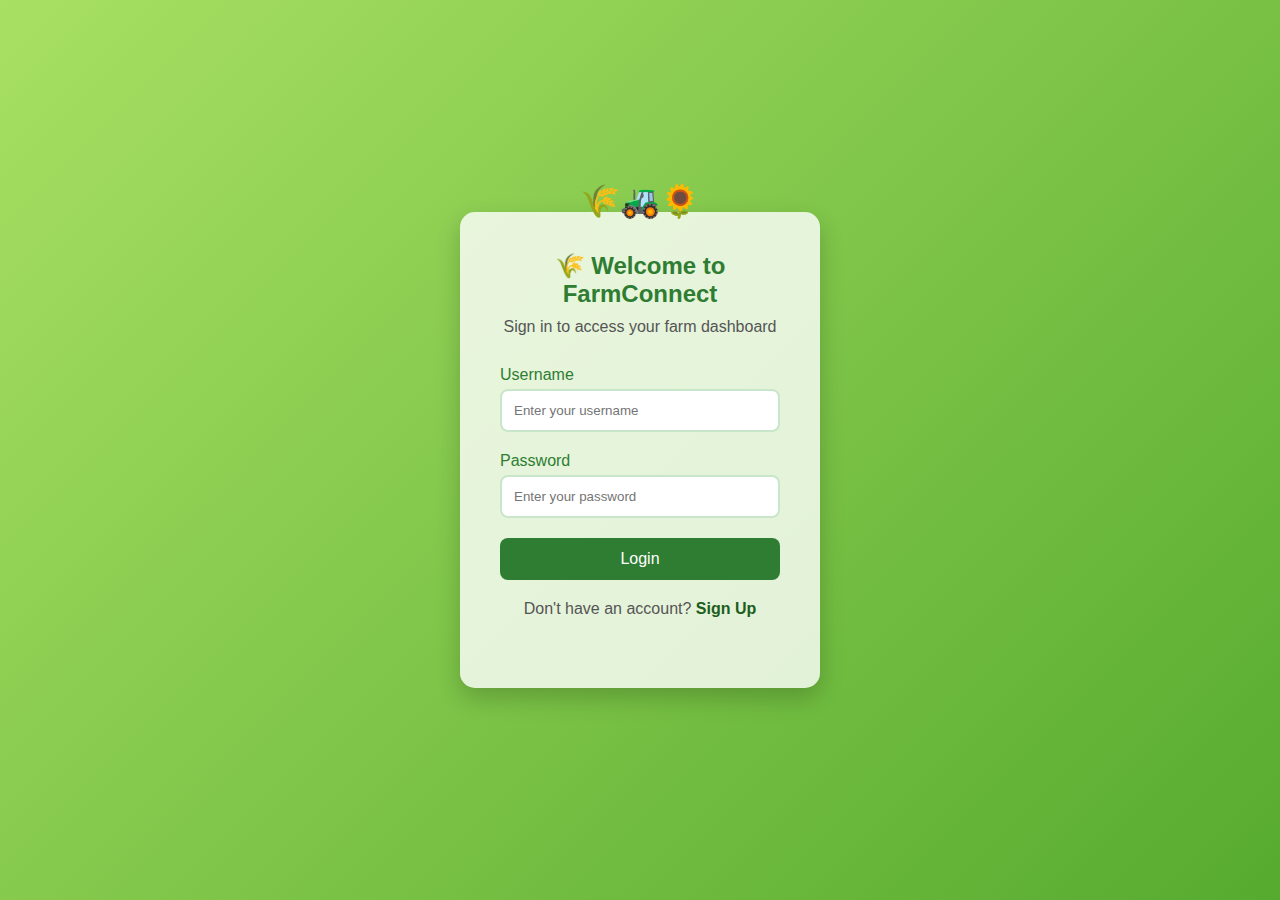
<file: index.html>
<!DOCTYPE html>
<html lang="en">
<head>
<meta charset="UTF-8">
<meta name="viewport" content="width=device-width, initial-scale=1.0">
<title>AgroReview</title>
<link rel="stylesheet" href="style.css">
</head>
<body>

<nav class="nav">
  <div class="logo">🌾 AgroReview</div>
  <div class="nav-links">
    <a href="index.html">Review</a>
    <a href="contact.html">Contact</a>
    <button onclick="logout()">Logout</button>
  </div>
</nav>

<header class="hero">
  <h1>Future of Farm Reviews</h1>
  <p>Rate machines & services with trust</p>
</header>

<main class="app">

<section>
<h3>Select Equipment</h3>
<div class="grid">
  <div class="card" data-eq="Tractor">🚜 Tractor<span>✔</span></div>
  <div class="card" data-eq="Harvester">🌾 Harvester<span>✔</span></div>
  <div class="card" data-eq="Sprayer">💧 Sprayer<span>✔</span></div>
  <div class="card" data-eq="Repair">🔧 Repair<span>✔</span></div>
</div>
</section>

<section>
<h3>Your Rating</h3>
<div class="stars">
  <span data-star="1">★</span>
  <span data-star="2">★</span>
  <span data-star="3">★</span>
  <span data-star="4">★</span>
  <span data-star="5">★</span>
</div>
</section>

<section>
<h3>Write Review</h3>
<textarea id="review" placeholder="How was the service, machine condition, timing…"></textarea>
</section>

<section>
<h3>Add Images</h3>
<input type="file" id="images" multiple accept="image/*">
</section>

</main>

<button class="fab" id="submit">Submit Review</button>

<script src="app.js"></script>
<script>
if(localStorage.getItem("loggedIn")!=="true")location.href="login.html";
function logout(){localStorage.removeItem("loggedIn");location.href="login.html";}
</script>

</body>
</html>
</file>
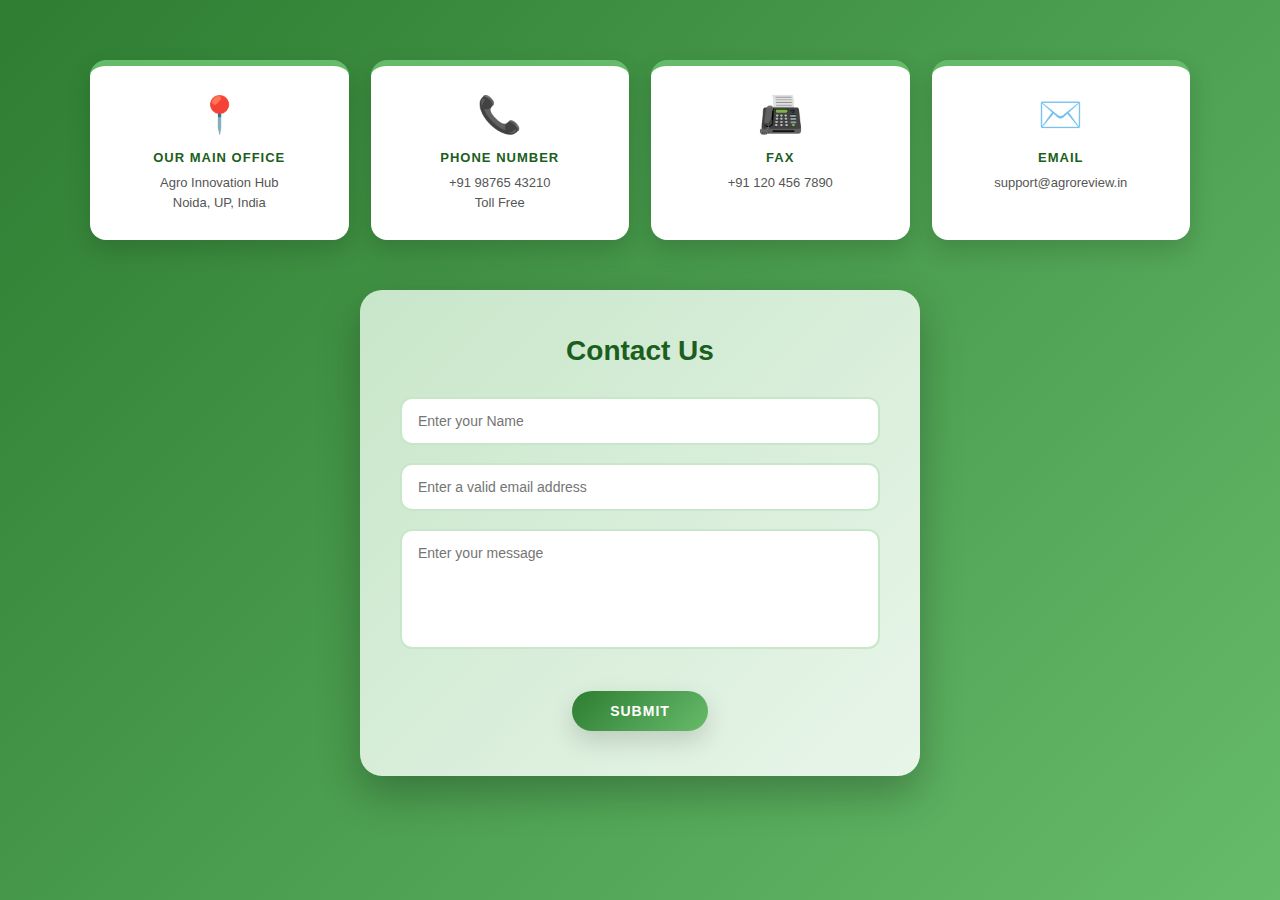
<file: contact.html>
<!DOCTYPE html>
<html lang="en">
<head>
  <meta charset="UTF-8" />
  <meta name="viewport" content="width=device-width, initial-scale=1.0"/>
  <title>Contact Us</title>
  <link rel="stylesheet" href="contact.css">
</head>
<body>

<div class="page">

  <!-- TOP INFO CARDS -->
  <div class="info-cards">

    <div class="info-card">
      <div class="icon">📍</div>
      <h4>OUR MAIN OFFICE</h4>
      <p>Agro Innovation Hub<br>Noida, UP, India</p>
    </div>

    <div class="info-card">
      <div class="icon">📞</div>
      <h4>PHONE NUMBER</h4>
      <p>+91 98765 43210<br>Toll Free</p>
    </div>

    <div class="info-card">
      <div class="icon">📠</div>
      <h4>FAX</h4>
      <p>+91 120 456 7890</p>
    </div>

    <div class="info-card">
      <div class="icon">✉️</div>
      <h4>EMAIL</h4>
      <p>support@agroreview.in</p>
    </div>

  </div>

  <!-- CONTACT FORM -->
  <div class="contact-box">
    <h2>Contact Us</h2>

    <input type="text" placeholder="Enter your Name">
    <input type="email" placeholder="Enter a valid email address">
    <textarea placeholder="Enter your message"></textarea>

    <button>SUBMIT</button>
  </div>

</div>

</body>
</html>
</file>
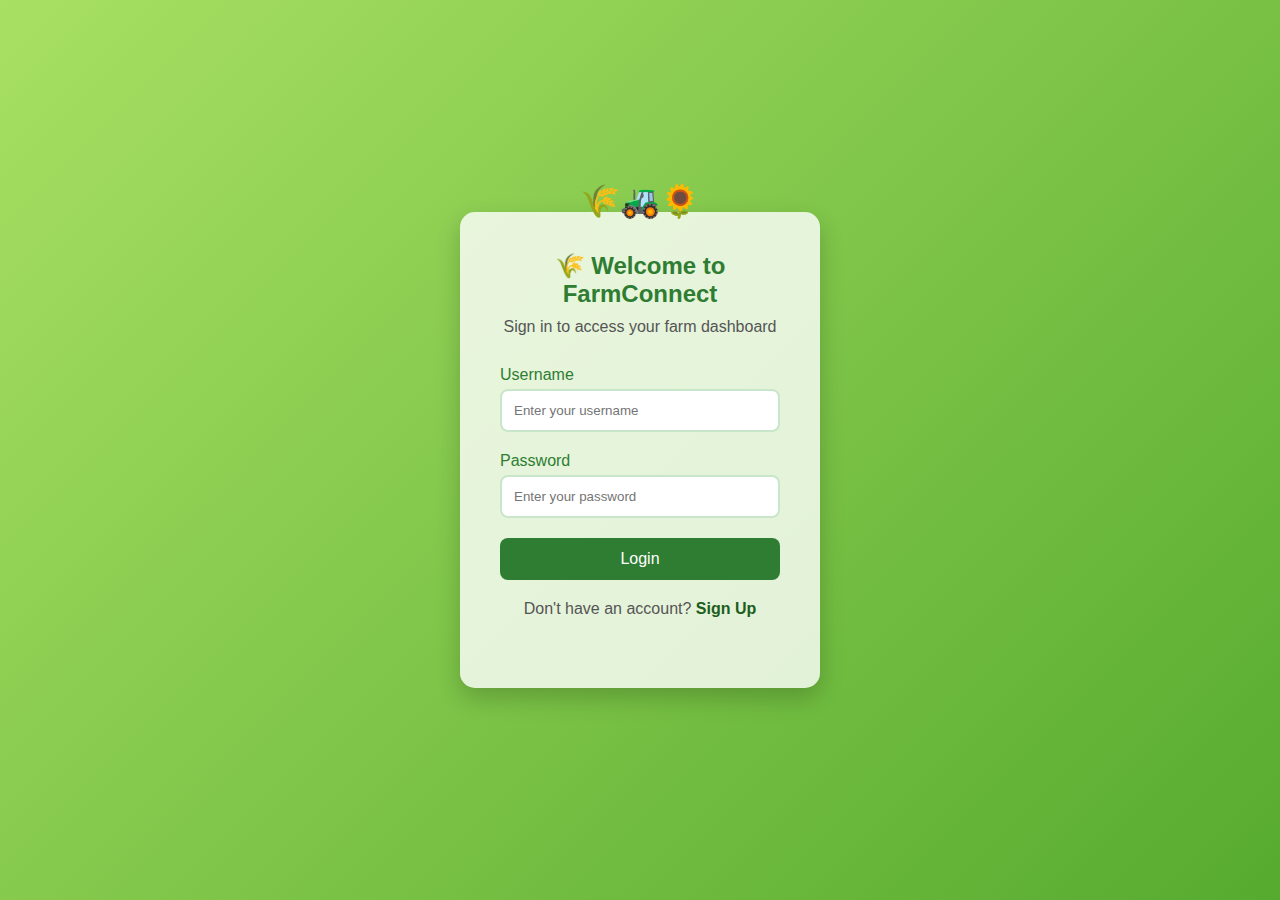
<file: login.html>
<!DOCTYPE html>
<html lang="en">
<head>
<meta charset="UTF-8">
<meta name="viewport" content="width=device-width, initial-scale=1.0">
<title>Farm Login - AgroReview</title>
<link rel="stylesheet" href="login.css">
</head>
<body>

<div class="login-container">
    <div class="login-card">
        <h2>🌾 Welcome to FarmConnect</h2>
        <p>Sign in to access your farm dashboard</p>

        <form id="loginForm">
            <div class="input-group">
                <label for="username">Username</label>
                <input type="text" id="username" placeholder="Enter your username" required>
            </div>
            <div class="input-group">
                <label for="password">Password</label>
                <input type="password" id="password" placeholder="Enter your password" required>
            </div>
            <button type="submit" class="login-btn">Login</button>
        </form>

        <p class="signup-text">
            Don't have an account? <a href="signup.html">Sign Up</a>
        </p>
    </div>
</div>

<script src="login.js"></script>
</body>
</html>
</file>
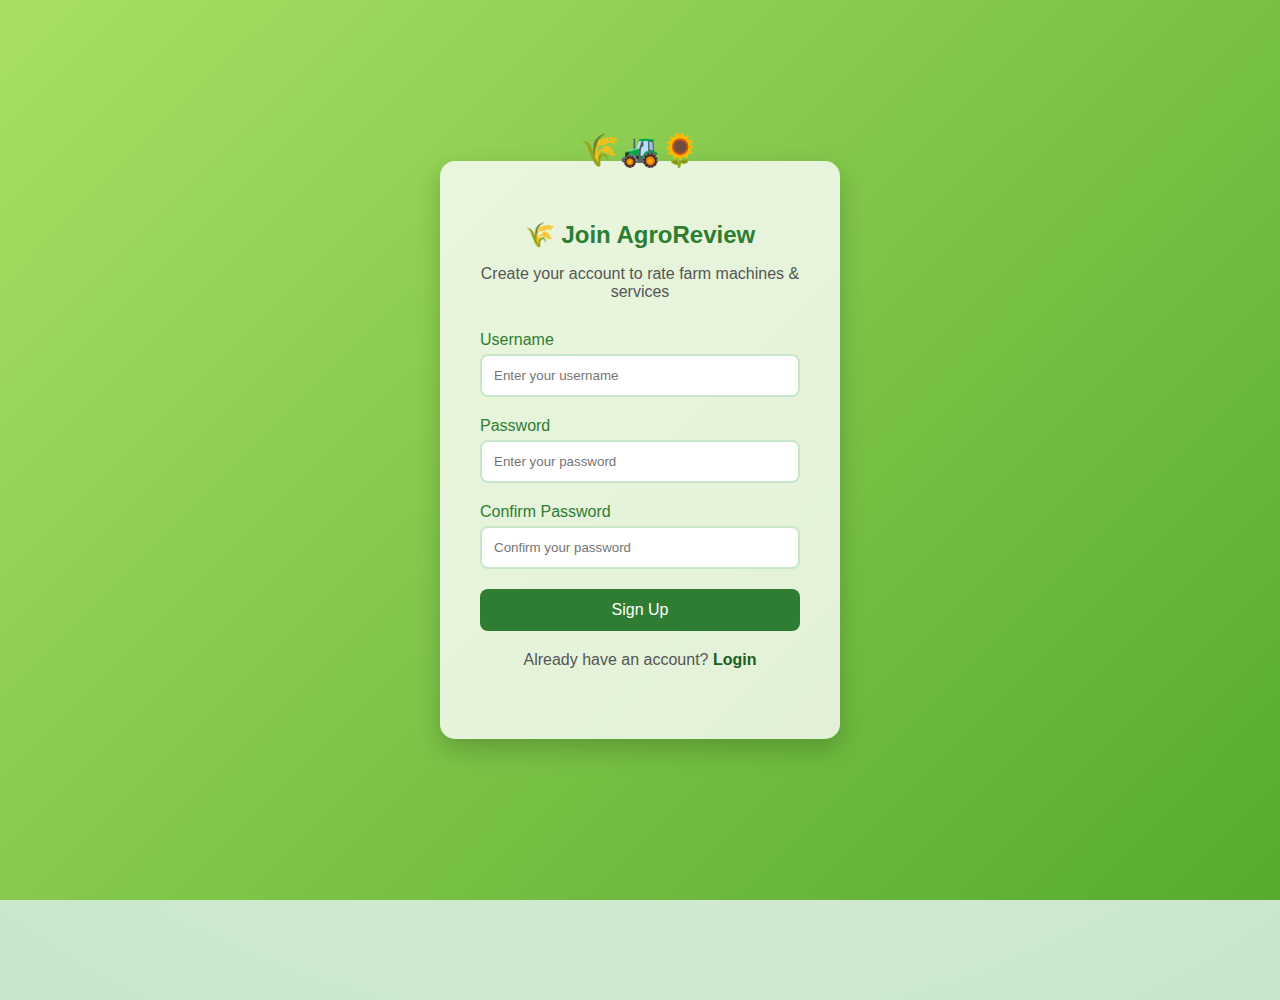
<file: signup.html>
<!DOCTYPE html>
<html lang="en">
<head>
<meta charset="UTF-8">
<meta name="viewport" content="width=device-width, initial-scale=1.0">
<title>Sign Up - AgroReview</title>
<link rel="stylesheet" href="style.css">
</head>
<body>

<div class="login-container">
    <div class="login-card">
        <h2>🌾 Join AgroReview</h2>
        <p>Create your account to rate farm machines & services</p>
        <form id="signupForm">
            <div class="input-group">
                <label for="username">Username</label>
                <input type="text" id="username" placeholder="Enter your username" required>
            </div>
            <div class="input-group">
                <label for="password">Password</label>
                <input type="password" id="password" placeholder="Enter your password" required>
            </div>
            <div class="input-group">
                <label for="confirmPassword">Confirm Password</label>
                <input type="password" id="confirmPassword" placeholder="Confirm your password" required>
            </div>
            <button type="submit" class="login-btn">Sign Up</button>
        </form>
        <p class="signup-text">Already have an account? <a href="login.html">Login</a></p>
    </div>
</div>

<script src="signup.js"></script>
</body>
</html>
</file>
<file: style.css>
*{box-sizing:border-box;font-family:'Segoe UI',sans-serif}
body{
  margin:0;
  background:radial-gradient(circle at top,#e8f5e9,#c8e6c9);
  color:#1b5e20;
  padding-bottom:100px;
}

/* NAV */
.nav{
  display:flex;
  justify-content:space-between;
  align-items:center;
  padding:14px 18px;
  background:rgba(27,94,32,.85);
  backdrop-filter:blur(10px);
  color:#fff;
}
.nav a{color:#fff;margin-right:12px;text-decoration:none}
.nav button{
  background:#a5d6a7;border:none;padding:6px 12px;border-radius:20px;
}

/* HERO */
.hero{
  padding:30px 20px;
  text-align:center;
}
.hero h1{font-size:26px}
.hero p{opacity:.8}

.app{padding:20px}
section{margin-bottom:26px}
h3{margin-bottom:12px}


.grid{
  display:grid;
  grid-template-columns:1fr 1fr;
  gap:14px;
}

.card{
  position:relative;
  background:rgba(255,255,255,.7);
  backdrop-filter:blur(8px);
  border-radius:20px;
  padding:20px;
  text-align:center;
  box-shadow:0 10px 25px rgba(0,0,0,.12);
  cursor:pointer;
  transition:.3s;
}
.card:hover{transform:translateY(-4px)}
.card span{
  position:absolute;
  top:10px;right:12px;
  background:#2e7d32;color:#fff;
  padding:3px 6px;border-radius:50%;
  display:none;
}
.card.selected{
  outline:3px dashed #2e7d32;
  background:#e8f5e9;
}
.card.selected span{display:block}


.stars span{
  font-size:34px;
  color:#aed581;
  cursor:pointer;
  transition:.2s;
}
.stars span.active{
  color:#ffeb3b;
  text-shadow:0 0 10px #ffeb3b;
}


textarea,input[type=file]{
  width:100%;
  padding:14px;
  border:none;
  border-radius:18px;
  background:rgba(255,255,255,.8);
  box-shadow:0 8px 18px rgba(0,0,0,.12);
}


.fab{
  position:fixed;
  bottom:18px;left:18px;right:18px;
  padding:18px;
  background:linear-gradient(135deg,#2e7d32,#66bb6a);
  color:#fff;
  font-size:17px;
  border:none;
  border-radius:30px;
  box-shadow:0 12px 30px rgba(0,0,0,.3);
}
/* Signup page uses same styling as login page */
.login-container {
    display: flex;
    justify-content: center;
    align-items: center;
    height: 100vh;
    padding: 20px;
    background: linear-gradient(135deg, #a8e063, #56ab2f);
}

.login-card {
    background: #ffffffcc;
    border-radius: 15px;
    padding: 40px;
    width: 100%;
    max-width: 400px;
    text-align: center;
    box-shadow: 0 10px 25px rgba(0,0,0,0.2);
    position: relative;
}

.login-card h2 {
    color: #2e7d32;
    margin-bottom: 10px;
}

.login-card p {
    color: #555;
    margin-bottom: 30px;
}

.input-group {
    margin-bottom: 20px;
    text-align: left;
}

.input-group label {
    display: block;
    margin-bottom: 5px;
    font-weight: 500;
    color: #2e7d32;
}

.input-group input {
    width: 100%;
    padding: 12px;
    border: 2px solid #c8e6c9;
    border-radius: 8px;
    outline: none;
    transition: border-color 0.3s;
}

.input-group input:focus {
    border-color: #2e7d32;
}

.login-btn {
    width: 100%;
    padding: 12px;
    background: #2e7d32;
    color: white;
    border: none;
    border-radius: 8px;
    font-size: 16px;
    cursor: pointer;
    transition: background 0.3s;
}

.login-btn:hover {
    background: #1b5e20;
}

.signup-text {
    margin-top: 20px;
    color: #2e7d32;
}

.signup-text a {
    color: #1b5e20;
    text-decoration: none;
    font-weight: bold;
}

/* Small farm doodle at the top */
.login-card::before {
    content: "🌾🚜🌻";
    position: absolute;
    top: -30px;
    left: 50%;
    transform: translateX(-50%);
    font-size: 2rem;
}
</file>
<file: contact.css>
/* =========================
   GLOBAL RESET & VARIABLES
   ========================= */
:root {
  --green-dark: #1b5e20;
  --green-main: #2e7d32;
  --green-light: #66bb6a;
  --green-soft: #c8e6c9;
  --bg-light: #e8f5e9;
  --white: #ffffff;
  --shadow-soft: 0 10px 25px rgba(0, 0, 0, 0.15);
  --shadow-strong: 0 18px 40px rgba(0, 0, 0, 0.25);
}

* {
  margin: 0;
  padding: 0;
  box-sizing: border-box;
  font-family: "Segoe UI", Arial, sans-serif;
}

/* =========================
   PAGE BACKGROUND
   ========================= */
body {
  min-height: 100vh;
  background: linear-gradient(135deg, var(--green-main), var(--green-light));
}

/* =========================
   PAGE WRAPPER
   ========================= */
.page {
  padding: 60px 20px;
}

/* =========================
   INFO CARDS SECTION
   ========================= */
.info-cards {
  max-width: 1100px;
  margin: 0 auto 50px;
  display: grid;
  grid-template-columns: repeat(4, 1fr);
  gap: 22px;
}

.info-card {
  background: var(--white);
  border-radius: 16px;
  padding: 28px 18px;
  text-align: center;
  box-shadow: var(--shadow-soft);
  border-top: 6px solid var(--green-light);
  transition: transform 0.3s ease, box-shadow 0.3s ease;
}

.info-card:hover {
  transform: translateY(-6px);
  box-shadow: var(--shadow-strong);
}

.info-card .icon {
  font-size: 36px;
  color: var(--green-main);
  margin-bottom: 14px;
}

.info-card h4 {
  font-size: 13px;
  font-weight: 700;
  letter-spacing: 1px;
  color: var(--green-dark);
  margin-bottom: 8px;
}

.info-card p {
  font-size: 13px;
  color: #555;
  line-height: 1.5;
}

/* =========================
   CONTACT FORM BOX
   ========================= */
.contact-box {
  max-width: 560px;
  margin: 0 auto;
  background: linear-gradient(135deg, var(--green-soft), var(--bg-light));
  border-radius: 22px;
  padding: 45px 40px;
  box-shadow: var(--shadow-strong);
}

.contact-box h2 {
  text-align: center;
  font-size: 28px;
  color: var(--green-dark);
  margin-bottom: 30px;
}

/* =========================
   FORM INPUTS
   ========================= */
.contact-box input,
.contact-box textarea {
  width: 100%;
  padding: 14px 16px;
  margin-bottom: 18px;
  border-radius: 12px;
  border: 2px solid var(--green-soft);
  outline: none;
  font-size: 14px;
  transition: border-color 0.3s ease, box-shadow 0.3s ease;
}

.contact-box input:focus,
.contact-box textarea:focus {
  border-color: var(--green-main);
  box-shadow: 0 0 0 3px rgba(102, 187, 106, 0.3);
}

.contact-box textarea {
  height: 120px;
  resize: none;
}

/* =========================
   SUBMIT BUTTON
   ========================= */
.contact-box button {
  display: block;
  margin: 20px auto 0;
  padding: 12px 38px;
  border-radius: 30px;
  border: none;
  background: linear-gradient(135deg, var(--green-main), var(--green-light));
  color: var(--white);
  font-size: 14px;
  font-weight: 600;
  letter-spacing: 1px;
  cursor: pointer;
  box-shadow: var(--shadow-soft);
  transition: transform 0.3s ease, box-shadow 0.3s ease;
}

.contact-box button:hover {
  transform: scale(1.06);
  box-shadow: var(--shadow-strong);
}


@media (max-width: 900px) {
  .info-cards {
    grid-template-columns: repeat(2, 1fr);
  }
}

@media (max-width: 520px) {
  .info-cards {
    grid-template-columns: 1fr;
  }

  .contact-box {
    padding: 30px 25px;
  }

  .contact-box h2 {
    font-size: 24px;
  }
}
</file>
<file: login.css>
/* Reset */
* {
    margin: 0;
    padding: 0;
    box-sizing: border-box;
    font-family: 'Poppins', sans-serif;
}

/* Body background */
body {
    height: 100vh;
    display: flex;
    justify-content: center;
    align-items: center;
    background: linear-gradient(135deg, #a8e063, #56ab2f);
}

/* Container */
.login-container {
    width: 100%;
    max-width: 400px;
    padding: 20px;
}

/* Card */
.login-card {
    background: #ffffffcc;
    border-radius: 15px;
    padding: 40px;
    text-align: center;
    box-shadow: 0 10px 25px rgba(0,0,0,0.2);
    position: relative;
}

/* Doodle icons */
.login-card::before {
    content: "🌾🚜🌻";
    position: absolute;
    top: -30px;
    left: 50%;
    transform: translateX(-50%);
    font-size: 2rem;
}

/* Headings */
.login-card h2 {
    color: #2e7d32;
    margin-bottom: 10px;
}

.login-card p {
    color: #555;
    margin-bottom: 30px;
}

/* Input groups */
.input-group {
    margin-bottom: 20px;
    text-align: left;
}

.input-group label {
    display: block;
    margin-bottom: 5px;
    color: #2e7d32;
    font-weight: 500;
}

.input-group input {
    width: 100%;
    padding: 12px;
    border: 2px solid #c8e6c9;
    border-radius: 8px;
    outline: none;
    transition: border-color 0.3s;
}

.input-group input:focus {
    border-color: #2e7d32;
}

/* Login button */
.login-btn {
    width: 100%;
    padding: 12px;
    background: #2e7d32;
    color: white;
    border: none;
    border-radius: 8px;
    font-size: 16px;
    cursor: pointer;
    transition: background 0.3s;
}

.login-btn:hover {
    background: #1b5e20;
}

/* Signup link */
.signup-text {
    margin-top: 20px;
    color: #2e7d32;
}

.signup-text a {
    color: #1b5e20;
    text-decoration: none;
    font-weight: bold;
}
</file>
